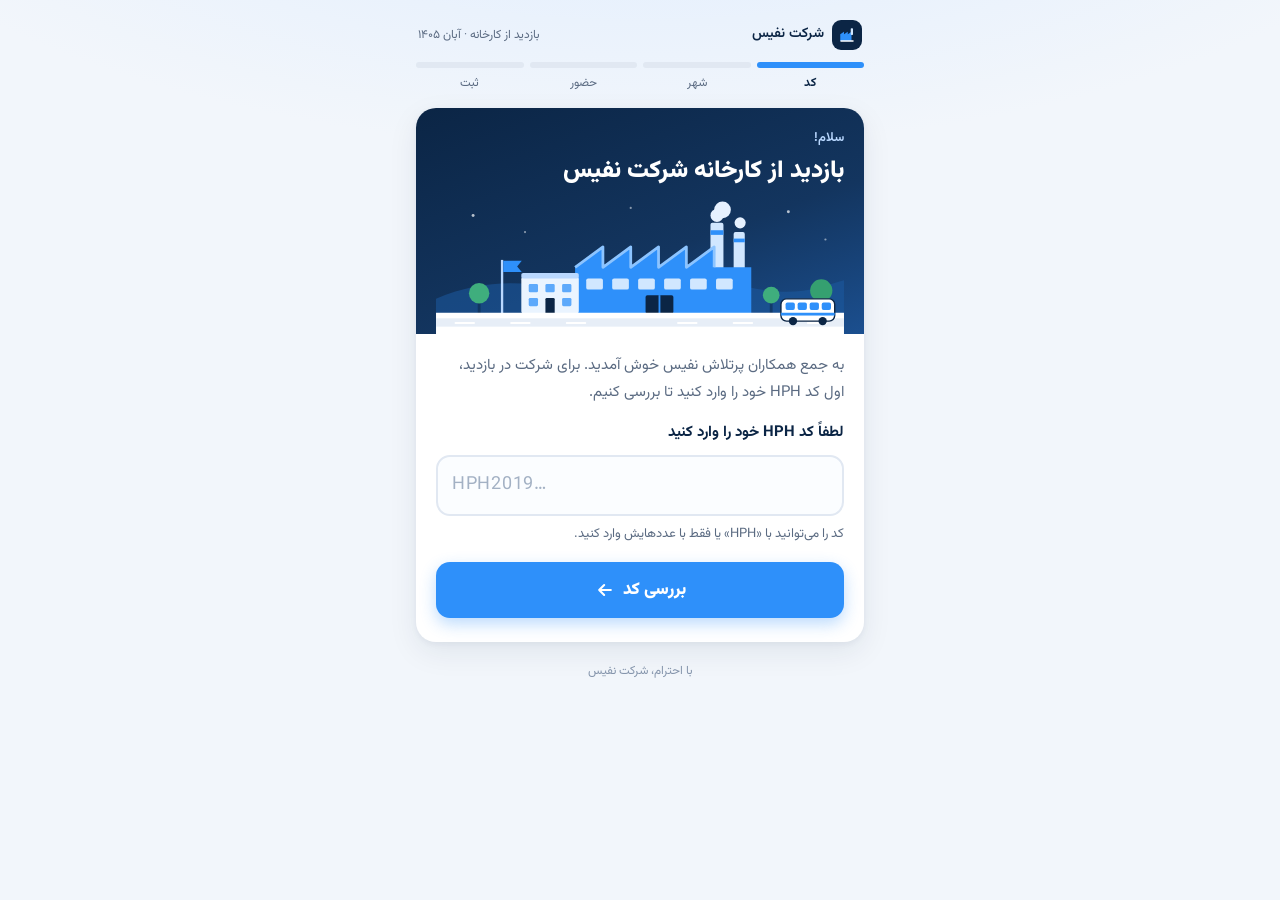
<file: index.html>
<!doctype html>
<html lang="fa" dir="rtl">
<head>
<meta charset="utf-8">
<meta name="viewport" content="width=device-width, initial-scale=1, viewport-fit=cover">
<meta name="theme-color" content="#0b2545">
<meta name="robots" content="noindex, nofollow">
<meta name="referrer" content="no-referrer">
<title>بازدید کارخانه نفیس</title>
<meta name="description" content="ثبت‌نام بازدید از کارخانه شرکت نفیس">
<link rel="icon" type="image/svg+xml" href="data:image/svg+xml,%3Csvg xmlns='http://www.w3.org/2000/svg' viewBox='0 0 64 64'%3E%3Crect width='64' height='64' rx='14' fill='%230b2545'/%3E%3Cpath d='M10 50V30l10-7v7l10-7v7l10-7v27z' fill='%232e90fa'/%3E%3Crect x='42' y='14' width='8' height='36' rx='2' fill='%23d1e7ff'/%3E%3Crect x='10' y='48' width='44' height='4' rx='2' fill='%23ffffff'/%3E%3C/svg%3E">
<link rel="preload" href="fonts/Vazirmatn-Regular.ttf" as="font" type="font/ttf" crossorigin>
<link rel="preload" href="fonts/Vazirmatn-Black.ttf" as="font" type="font/ttf" crossorigin>
<link rel="stylesheet" href="styles.css">
</head>
<body>
<div class="wrap">

  <header class="top">
    <div class="brand">
      <span class="brand-dot" aria-hidden="true">
        <svg viewBox="0 0 24 24"><path d="M3 20V11l5-3.5V11l5-3.5V11l5-3.5V20z" fill="#2e90fa"/><rect x="17" y="3" width="3" height="9" rx="1" fill="#d1e7ff"/><rect x="3" y="19" width="18" height="2" rx="1" fill="#fff"/></svg>
      </span>
      <span>شرکت نفیس</span>
    </div>
    <span class="tag">بازدید از کارخانه · آبان ۱۴۰۵</span>
  </header>

  <ol class="steps" id="steps" aria-label="مراحل ثبت‌نام">
    <li data-step="1">کد</li>
    <li data-step="2">شهر</li>
    <li data-step="3">حضور</li>
    <li data-step="4">ثبت</li>
  </ol>

  <main class="card" id="card">
    <div class="confetti" id="confetti" aria-hidden="true"></div>

    <!-- ۱. خوش‌آمد و کد HPH -->
    <section class="screen" id="s-welcome" data-step="1">
      <div class="hero">
        <div class="kicker">سلام!</div>
        <h1 tabindex="-1">بازدید از کارخانه شرکت نفیس</h1>
        <svg class="factory" viewBox="0 0 440 150" role="img" aria-label="تصویر کارخانه">
          <circle cx="40" cy="22" r="1.6" fill="#fff" opacity=".7"/>
          <circle cx="96" cy="40" r="1.2" fill="#fff" opacity=".5"/>
          <circle cx="380" cy="18" r="1.6" fill="#fff" opacity=".7"/>
          <circle cx="420" cy="48" r="1.2" fill="#fff" opacity=".5"/>
          <circle cx="210" cy="14" r="1.2" fill="#fff" opacity=".5"/>
          <path d="M0 112 C60 86 110 96 160 104 S270 84 330 98 S410 100 440 92 V150 H0Z" fill="#1d5aa0" opacity=".55"/>
          <!-- دود -->
          <circle class="smoke" cx="303" cy="22" r="7" fill="#e6f1ff"/>
          <circle class="smoke d2" cx="309" cy="16" r="9" fill="#e6f1ff"/>
          <circle class="smoke d3" cx="328" cy="30" r="6" fill="#e6f1ff"/>
          <!-- دودکش‌ها -->
          <rect x="296" y="30" width="14" height="52" rx="2" fill="#d1e7ff"/>
          <rect x="296" y="38" width="14" height="5" fill="#2e90fa"/>
          <rect x="321" y="40" width="12" height="42" rx="2" fill="#d1e7ff"/>
          <rect x="321" y="47" width="12" height="4" fill="#2e90fa"/>
          <!-- سالن اصلی با سقف دندانه‌ای -->
          <path d="M150 78 L180 56 V78 L210 56 V78 L240 56 V78 L270 56 V78 L300 56 V78 L340 78 V128 H150Z" fill="#2e90fa"/>
          <path d="M150 78 L180 56 V78 L210 56 V78 L240 56 V78 L270 56 V78 L300 56 V78" fill="none" stroke="#8cc4ff" stroke-width="3" stroke-linejoin="round"/>
          <g fill="#d1e7ff">
            <rect x="162" y="90" width="18" height="12" rx="2"/><rect x="190" y="90" width="18" height="12" rx="2"/>
            <rect x="218" y="90" width="18" height="12" rx="2"/><rect x="246" y="90" width="18" height="12" rx="2"/>
            <rect x="274" y="90" width="18" height="12" rx="2"/><rect x="302" y="90" width="18" height="12" rx="2"/>
          </g>
          <rect x="226" y="108" width="30" height="20" rx="2" fill="#0b2545"/>
          <rect x="240" y="108" width="2" height="20" fill="#2e90fa"/>
          <!-- ساختمان اداری -->
          <rect x="92" y="88" width="62" height="40" rx="3" fill="#eaf4ff"/>
          <rect x="92" y="84" width="62" height="6" rx="2" fill="#b9d8ff"/>
          <g fill="#2e90fa" opacity=".75">
            <rect x="100" y="96" width="10" height="9" rx="1.5"/><rect x="118" y="96" width="10" height="9" rx="1.5"/><rect x="136" y="96" width="10" height="9" rx="1.5"/>
            <rect x="100" y="111" width="10" height="9" rx="1.5"/><rect x="136" y="111" width="10" height="9" rx="1.5"/>
          </g>
          <rect x="118" y="111" width="10" height="17" rx="1.5" fill="#0b2545"/>
          <!-- پرچم -->
          <rect x="70" y="70" width="2.5" height="58" fill="#b9d8ff"/>
          <path d="M72.5 71 h20 l-5 6 l5 6 h-20z" fill="#2e90fa"/>
          <!-- درخت‌ها -->
          <rect x="45" y="112" width="3" height="16" fill="#0b2545" opacity=".5"/><circle cx="46.5" cy="106" r="11" fill="#3fae7d"/>
          <rect x="360" y="114" width="3" height="14" fill="#0b2545" opacity=".5"/><circle cx="361.5" cy="108" r="9" fill="#3fae7d"/>
          <rect x="414" y="110" width="3" height="18" fill="#0b2545" opacity=".5"/><circle cx="415.5" cy="103" r="12" fill="#35a070"/>
          <!-- زمین و جاده -->
          <rect x="0" y="127" width="440" height="23" fill="#ffffff"/>
          <rect x="0" y="133" width="440" height="9" fill="#e7eef7"/>
          <g fill="#ffffff"><rect x="20" y="137" width="22" height="2" rx="1"/><rect x="80" y="137" width="22" height="2" rx="1"/><rect x="140" y="137" width="22" height="2" rx="1"/><rect x="260" y="137" width="22" height="2" rx="1"/><rect x="320" y="137" width="22" height="2" rx="1"/><rect x="400" y="137" width="22" height="2" rx="1"/></g>
          <!-- اتوبوس بازدید -->
          <g transform="translate(372 112)">
            <rect x="0" y="0" width="58" height="24" rx="6" fill="#ffffff" stroke="#0b2545" stroke-width="1.5"/>
            <rect x="5" y="4" width="10" height="8" rx="2" fill="#2e90fa"/><rect x="18" y="4" width="10" height="8" rx="2" fill="#2e90fa"/>
            <rect x="31" y="4" width="10" height="8" rx="2" fill="#2e90fa"/><rect x="44" y="4" width="10" height="8" rx="2" fill="#2e90fa"/>
            <rect x="0" y="15" width="58" height="3" fill="#2e90fa"/>
            <circle cx="13" cy="24" r="4.5" fill="#0b2545"/><circle cx="45" cy="24" r="4.5" fill="#0b2545"/>
          </g>
        </svg>
      </div>
      <p class="lead">به جمع همکاران پرتلاش نفیس خوش آمدید. برای شرکت در بازدید، اول کد HPH خود را وارد کنید تا بررسی کنیم.</p>
      <form id="f-code" novalidate autocomplete="off">
        <label class="lbl" for="hph">لطفاً کد HPH خود را وارد کنید</label>
        <input class="field code" id="hph" name="hph" type="text" inputmode="text" autocapitalize="characters"
               autocorrect="off" spellcheck="false" placeholder="HPH2019…" maxlength="40" aria-describedby="hph-hint hph-err">
        <div class="hint" id="hph-hint">کد را می‌توانید با «HPH» یا فقط با عددهایش وارد کنید.</div>
        <div class="err" id="hph-err" role="alert"></div>
        <button class="btn" type="submit" id="btn-check">
          <span class="lbl-txt">بررسی کد</span>
          <svg class="arrow" viewBox="0 0 24 24" fill="none" stroke="currentColor" stroke-width="2.5" stroke-linecap="round" stroke-linejoin="round" aria-hidden="true"><path d="M19 12H5m6-6-6 6 6 6"/></svg>
        </button>
      </form>
    </section>

    <!-- ۲الف. واجد شرایط نیست -->
    <section class="screen center" id="s-sorry">
      <div class="badge-icon" aria-hidden="true">
        <svg viewBox="0 0 24 24" fill="none" stroke="#2e90fa" stroke-width="2" stroke-linecap="round" stroke-linejoin="round"><path d="M19 14c1.49-1.46 3-3.21 3-5.5A5.5 5.5 0 0 0 16.5 3c-1.76 0-3 .5-4.5 2-1.5-1.5-2.74-2-4.5-2A5.5 5.5 0 0 0 2 8.5c0 2.3 1.5 4.05 3 5.5l7 7Z"/></svg>
      </div>
      <h2 tabindex="-1">از همراهی‌تان سپاسگزاریم</h2>
      <p>همکار گرامی، پورسانت مهر ۱۴۰۵ شما بالای ۳۰ میلیون تومان نبوده است؛ به همین دلیل متأسفانه این بار امکان حضور در بازدید از کارخانه را ندارید.</p>
      <p class="muted">از تلاش و زحمت شما صمیمانه قدردانی می‌کنیم. مطمئنیم با همین انرژی، در رویدادهای بعدی شما را کنار خودمان خواهیم دید. پرقدرت ادامه دهید!</p>
      <div class="note info">اگر فکر می‌کنید کد را اشتباه وارد کرده‌اید، یک بار دیگر آن را بررسی کنید.</div>
      <button class="btn ghost" type="button" data-go="welcome">وارد کردن دوباره‌ی کد</button>
    </section>

    <!-- ۲ب. تبریک -->
    <section class="screen center" id="s-congrats" data-step="1">
      <div class="badge-icon green" aria-hidden="true">
        <svg viewBox="0 0 24 24" fill="none" stroke="#12b76a" stroke-width="2" stroke-linecap="round" stroke-linejoin="round"><path d="M12 15a6 6 0 1 0 0-12 6 6 0 0 0 0 12Z"/><path d="M8.2 13.9 7 22l5-3 5 3-1.2-8.1"/></svg>
      </div>
      <h2 tabindex="-1"><span class="name" data-name></span> عزیز، تبریک!</h2>
      <p>پورسانت مهر ۱۴۰۵ شما بالای ۳۰ میلیون تومان بوده و شما به <b>بازدید از کارخانه شرکت نفیس</b> دعوت شده‌اید.</p>
      <p class="muted">از تلاش ارزشمند شما صمیمانه سپاسگزاریم. برای تکمیل ثبت‌نام فقط دو سؤال کوتاه باقی مانده است.</p>
      <button class="btn" type="button" data-go="city">
        ادامه‌ی ثبت‌نام
        <svg class="arrow" viewBox="0 0 24 24" fill="none" stroke="currentColor" stroke-width="2.5" stroke-linecap="round" stroke-linejoin="round" aria-hidden="true"><path d="M19 12H5m6-6-6 6 6 6"/></svg>
      </button>
    </section>

    <!-- ۳. شهر -->
    <section class="screen" id="s-city" data-step="2">
      <h2 tabindex="-1">ساکن کدام شهر هستید؟</h2>
      <p class="lead">با دانستن شهر شما، روز مناسب بازدید را پیشنهاد می‌کنیم.</p>
      <form id="f-city" novalidate>
        <label class="lbl" for="province">استان</label>
        <select class="field" id="province" aria-describedby="city-err">
          <option value="">استان خود را انتخاب کنید</option>
        </select>
        <div class="gap"></div>
        <label class="lbl" for="city">شهر</label>
        <select class="field" id="city" disabled aria-describedby="city-err">
          <option value="">اول استان را انتخاب کنید</option>
        </select>
        <div class="err" id="city-err" role="alert"></div>
        <button class="btn" type="submit">
          ادامه
          <svg class="arrow" viewBox="0 0 24 24" fill="none" stroke="currentColor" stroke-width="2.5" stroke-linecap="round" stroke-linejoin="round" aria-hidden="true"><path d="M19 12H5m6-6-6 6 6 6"/></svg>
        </button>
      </form>
      <button class="btn link" type="button" data-go="congrats">بازگشت</button>
    </section>

    <!-- ۴. پرسش حضور -->
    <section class="screen" id="s-attend" data-step="3">
      <h2 tabindex="-1" id="attend-q"></h2>
      <div class="daycard">
        <div class="cal" aria-hidden="true"><b>آبان</b><span id="cal-num"></span></div>
        <div>
          <div class="t1" id="day-label"></div>
          <div class="t2">بازدید از کارخانه شرکت نفیس</div>
        </div>
      </div>
      <p class="muted">روز بازدید بر اساس شهر محل سکونت شما تعیین شده است.</p>
      <div class="yesno">
        <button class="btn yes" type="button" data-attend="yes">بله</button>
        <button class="btn no" type="button" data-attend="no">خیر</button>
      </div>
      <button class="btn link" type="button" data-go="city">تغییر شهر</button>
    </section>

    <!-- ۵. در حال ارسال -->
    <section class="screen center" id="s-sending" data-step="4">
      <div class="spinner big" aria-hidden="true"></div>
      <h2 tabindex="-1">در حال ثبت پاسخ شما…</h2>
      <p class="muted">چند لحظه صبر کنید، لطفاً صفحه را نبندید.</p>
    </section>

    <!-- ۶. نتیجه -->
    <section class="screen center" id="s-result" data-step="4">
      <div class="badge-icon" id="res-icon" aria-hidden="true"></div>
      <h2 tabindex="-1" id="res-title"></h2>
      <p id="res-text"></p>
      <ul class="summary" id="res-summary"></ul>
      <div class="note info" id="res-note" hidden></div>
      <button class="btn ghost" type="button" id="btn-other">ثبت‌نام با کد دیگر</button>
    </section>

    <!-- خطای شبکه -->
    <section class="screen center" id="s-error" data-step="4">
      <div class="badge-icon amber" aria-hidden="true">
        <svg viewBox="0 0 24 24" fill="none" stroke="#f79009" stroke-width="2" stroke-linecap="round" stroke-linejoin="round"><path d="M12 20h.01M8.5 16.43a5 5 0 0 1 7 0M5 12.86a10 10 0 0 1 5.17-2.69M19 12.86a10 10 0 0 0-2-1.47M2 8.82a15 15 0 0 1 4.18-2.65M22 8.82a15 15 0 0 0-11.29-3.76M2 2l20 20"/></svg>
      </div>
      <h2 tabindex="-1">ارتباط برقرار نشد</h2>
      <p id="err-text">متأسفانه پاسخ شما به دست ما نرسید. لطفاً چند لحظه بعد دوباره امتحان کنید.</p>
      <div class="note">اگر فیلترشکن (VPN) روشن است، یک بار خاموشش کنید و دوباره امتحان کنید؛ اگر خاموش است، شاید روشن کردنش کمک کند. اینترنت گوشی را هم یک بار بررسی کنید.</div>
      <button class="btn" type="button" id="btn-retry">دوباره امتحان کن</button>
      <button class="btn link" type="button" data-go="attend">بازگشت</button>
    </section>
  </main>

  <footer>با احترام، شرکت نفیس</footer>
</div>

<script src="config.js"></script>
<script src="cities.js"></script>
<script src="members.js"></script>
<script src="app.js"></script>
</body>
</html>
</file>
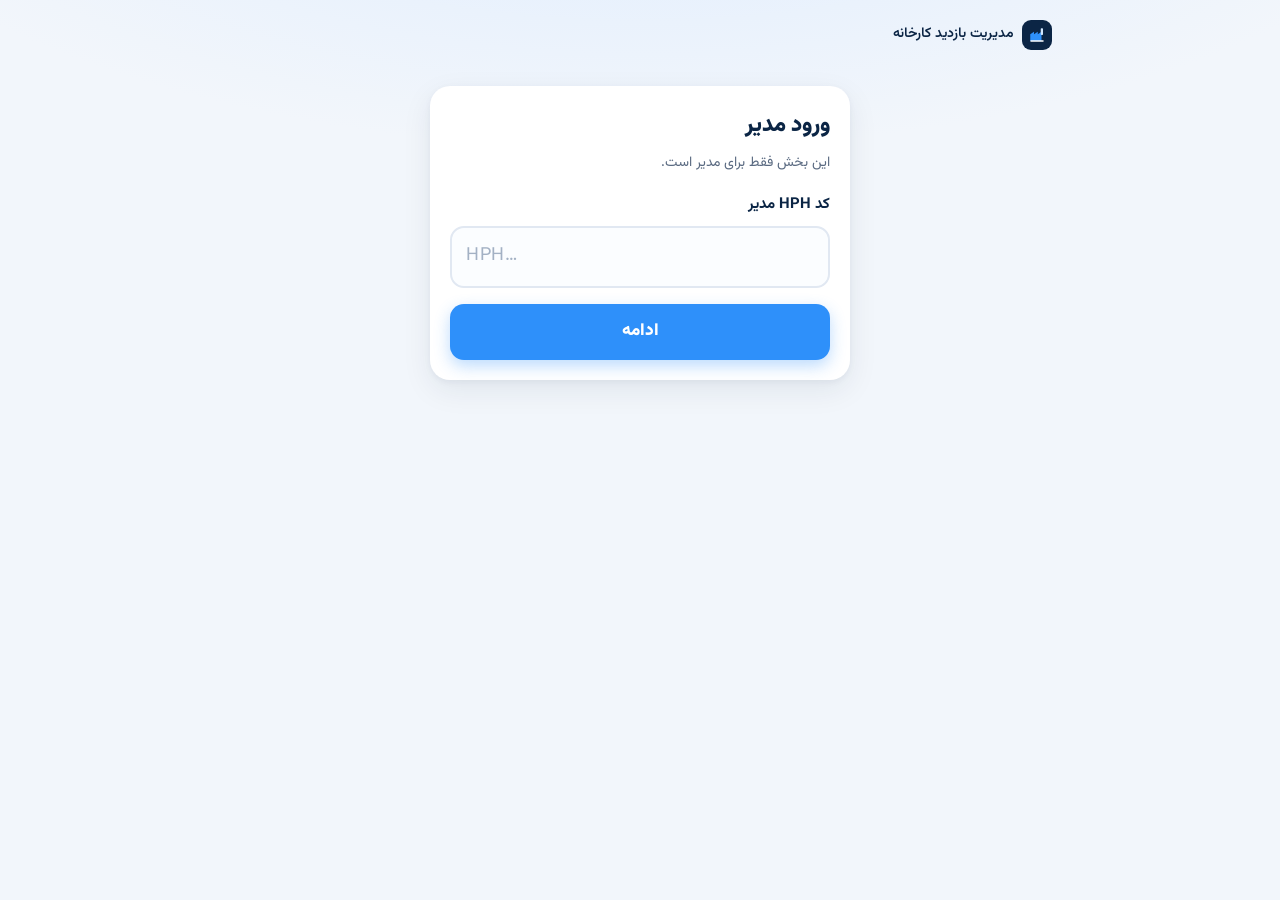
<file: admin.html>
<!doctype html>
<html lang="fa" dir="rtl">
<head>
<meta charset="utf-8">
<meta name="viewport" content="width=device-width, initial-scale=1, viewport-fit=cover">
<meta name="theme-color" content="#0b2545">
<meta name="robots" content="noindex, nofollow">
<meta name="referrer" content="no-referrer">
<title>مدیریت بازدید نفیس</title>
<link rel="icon" type="image/svg+xml" href="data:image/svg+xml,%3Csvg xmlns='http://www.w3.org/2000/svg' viewBox='0 0 64 64'%3E%3Crect width='64' height='64' rx='14' fill='%230b2545'/%3E%3Cpath d='M10 50V30l10-7v7l10-7v7l10-7v27z' fill='%232e90fa'/%3E%3Crect x='42' y='14' width='8' height='36' rx='2' fill='%23d1e7ff'/%3E%3Crect x='10' y='48' width='44' height='4' rx='2' fill='%23ffffff'/%3E%3C/svg%3E">
<link rel="stylesheet" href="styles.css">
<link rel="stylesheet" href="admin.css">
</head>
<body>
<div class="wrap admin">

  <header class="top">
    <div class="brand">
      <span class="brand-dot" aria-hidden="true">
        <svg viewBox="0 0 24 24"><path d="M3 20V11l5-3.5V11l5-3.5V11l5-3.5V20z" fill="#2e90fa"/><rect x="17" y="3" width="3" height="9" rx="1" fill="#d1e7ff"/><rect x="3" y="19" width="18" height="2" rx="1" fill="#fff"/></svg>
      </span>
      <span>مدیریت بازدید کارخانه</span>
    </div>
    <button class="btn link small" type="button" id="btn-logout" hidden>خروج</button>
  </header>

  <!-- ورود -->
  <main class="card login" id="login">
    <h1 class="h1">ورود مدیر</h1>
    <p class="muted">این بخش فقط برای مدیر است.</p>
    <form id="f-login" novalidate>
      <label class="lbl" for="a-hph">کد HPH مدیر</label>
      <input class="field code" id="a-hph" type="text" autocomplete="username" autocapitalize="characters" spellcheck="false" dir="ltr" placeholder="HPH…">
      <div id="pw-box" hidden>
        <p class="note" id="pw-note"></p>
        <label class="lbl" for="a-pw" id="pw-lbl">رمز</label>
        <input class="field" id="a-pw" type="password" autocomplete="current-password" dir="ltr">
        <div id="pw2-box" hidden>
          <label class="lbl" for="a-pw2">تکرار رمز</label>
          <input class="field" id="a-pw2" type="password" autocomplete="new-password" dir="ltr">
        </div>
      </div>
      <p class="err" id="login-err" role="alert"></p>
      <button class="btn" type="submit" id="btn-login"><span class="lbl-txt">ادامه</span></button>
    </form>
  </main>

  <!-- داشبورد -->
  <section id="dash" hidden>
    <div class="toolbar">
      <span class="muted small" id="updated"></span>
      <button class="btn ghost small" type="button" id="btn-refresh">به‌روزرسانی</button>
    </div>

    <div class="tiles">
      <div class="tile"><span class="t-lbl">ثبت‌نام کرده‌اند</span><b class="t-num" id="k-total">–</b><span class="t-sub" id="k-total-sub"></span></div>
      <div class="tile yes"><span class="t-lbl">می‌آیند</span><b class="t-num" id="k-yes">–</b><span class="t-sub" id="k-yes-sub"></span></div>
      <div class="tile no"><span class="t-lbl">نمی‌آیند</span><b class="t-num" id="k-no">–</b><span class="t-sub" id="k-no-sub"></span></div>
      <div class="tile"><span class="t-lbl">هنوز جواب نداده‌اند</span><b class="t-num" id="k-wait">–</b><span class="t-sub">از واجدین شرایط</span></div>
    </div>

    <div class="card panel">
      <h2 class="h2">ظرفیت هر روز</h2>
      <div id="days"></div>
    </div>

    <div class="card panel">
      <div class="panel-head">
        <h2 class="h2">سهم شهرها</h2>
        <div class="seg" role="tablist" aria-label="کدام افراد">
          <button type="button" role="tab" data-scope="all" aria-selected="true">همه‌ی ثبت‌نام‌ها</button>
          <button type="button" role="tab" data-scope="yes" aria-selected="false">فقط کسانی که می‌آیند</button>
        </div>
      </div>
      <div class="pie-wrap">
        <div class="pie-box">
          <svg id="pie" viewBox="0 0 200 200" role="img" aria-label="نمودار دایره‌ای سهم شهرها"></svg>
          <div class="tip" id="tip" hidden></div>
        </div>
        <ul class="legend" id="legend"></ul>
      </div>
      <p class="muted small" id="pie-empty" hidden>هنوز کسی ثبت‌نام نکرده است.</p>
    </div>

    <div class="card panel">
      <div class="panel-head">
        <h2 class="h2">لیست ثبت‌نام‌ها</h2>
        <input class="field search" id="q" type="search" placeholder="جست‌وجوی نام، شهر یا کد">
      </div>
      <div class="table-wrap">
        <table class="tbl">
          <thead><tr><th>نام</th><th>شهر</th><th>روز</th><th>حضور</th><th>وضعیت</th><th>زمان ثبت</th></tr></thead>
          <tbody id="rows"></tbody>
        </table>
      </div>
    </div>
  </section>

</div>
<script src="config.js"></script>
<script src="admin.js"></script>
</body>
</html>
</file>
<file: styles.css>
@font-face { font-family: 'Vazirmatn'; src: url('fonts/Vazirmatn-Regular.ttf') format('truetype'); font-weight: 400; font-display: swap; }
@font-face { font-family: 'Vazirmatn'; src: url('fonts/Vazirmatn-SemiBold.ttf') format('truetype'); font-weight: 600; font-display: swap; }
@font-face { font-family: 'Vazirmatn'; src: url('fonts/Vazirmatn-Bold.ttf') format('truetype'); font-weight: 700; font-display: swap; }
@font-face { font-family: 'Vazirmatn'; src: url('fonts/Vazirmatn-Black.ttf') format('truetype'); font-weight: 900; font-display: swap; }

:root {
  --blue: #2e90fa;
  --blue-600: #1570ef;
  --blue-50: #eaf4ff;
  --blue-100: #d1e7ff;
  --navy: #0b2545;
  --navy-2: #13355f;
  --ink: #0b2545;
  --muted: #5b6b82;
  --line: #e1e8f2;
  --bg: #f2f6fb;
  --card: #ffffff;
  --green: #12b76a;
  --green-50: #e8f8f0;
  --amber: #f79009;
  --amber-50: #fff6e6;
  --red: #d92d20;
  --red-50: #fdeeec;
  --radius: 20px;
  --shadow: 0 10px 30px rgba(11, 37, 69, .08), 0 2px 6px rgba(11, 37, 69, .05);
  color-scheme: light;
}

* { box-sizing: border-box; }
html { -webkit-text-size-adjust: 100%; }
body {
  margin: 0;
  min-height: 100vh;
  min-height: 100dvh;
  font-family: 'Vazirmatn', Tahoma, sans-serif;
  color: var(--ink);
  background:
    radial-gradient(1200px 500px at 50% -200px, #dcebff 0%, rgba(220, 235, 255, 0) 70%),
    var(--bg);
  line-height: 1.85;
  font-size: 16px;
  overflow-x: hidden;
}

.wrap { max-width: 480px; margin: 0 auto; padding: 16px 16px 32px; }

/* ---------- سربرگ ---------- */
.top {
  display: flex; align-items: center; justify-content: space-between; gap: 8px;
  padding: 4px 2px 12px; color: var(--navy); font-size: 14px; font-weight: 600;
}
.brand { display: flex; align-items: center; gap: 8px; }
.brand-dot {
  width: 30px; height: 30px; border-radius: 9px; background: var(--navy);
  display: grid; place-items: center; flex: none;
}
.brand-dot svg { width: 18px; height: 18px; }
.top .tag { font-size: 12px; color: var(--muted); font-weight: 400; }

/* ---------- نشانگر مرحله ---------- */
.steps { display: flex; gap: 6px; margin: 0 0 14px; padding: 0; list-style: none; }
.steps li { flex: 1; text-align: center; font-size: 12px; color: var(--muted); }
.steps li::before {
  content: ''; display: block; height: 6px; border-radius: 6px; background: var(--line); margin-bottom: 4px;
  transition: background .35s ease;
}
.steps li.done::before, .steps li.now::before { background: var(--blue); }
.steps li.now { color: var(--navy); font-weight: 700; }
.steps[hidden] { display: none; }

/* ---------- کارت و صفحه‌ها ---------- */
.card {
  background: var(--card); border-radius: var(--radius); box-shadow: var(--shadow);
  overflow: hidden; position: relative;
}
.screen { display: none; padding: 22px 20px 24px; }
.screen.active { display: block; animation: enter .45s cubic-bezier(.2, .8, .2, 1) both; }
@keyframes enter { from { opacity: 0; transform: translateY(14px); } to { opacity: 1; transform: none; } }

.hero {
  margin: -22px -20px 18px; padding: 18px 20px 0;
  background: linear-gradient(160deg, var(--navy) 0%, var(--navy-2) 60%, #1b4f8f 100%);
  color: #fff; position: relative; overflow: hidden;
}
.hero svg.factory { display: block; width: 100%; height: auto; margin-top: 4px; }
.hero .kicker { font-size: 13px; color: #b9d8ff; font-weight: 600; }
.hero h1 { margin: 2px 0 0; font-size: 24px; line-height: 1.6; font-weight: 900; }

h1, h2 { outline: none; }
h2 { font-size: 21px; font-weight: 800; margin: 0 0 8px; line-height: 1.6; color: var(--navy); }
p { margin: 0 0 12px; }
.lead { color: var(--muted); font-size: 15px; }
.muted { color: var(--muted); font-size: 14px; }

.badge-icon {
  width: 72px; height: 72px; border-radius: 50%; display: grid; place-items: center;
  margin: 4px auto 14px; background: var(--blue-50);
}
.badge-icon svg { width: 38px; height: 38px; }
.badge-icon.green { background: var(--green-50); }
.badge-icon.amber { background: var(--amber-50); }
.badge-icon.red { background: var(--red-50); }
.center { text-align: center; }

/* ---------- فرم ---------- */
label.lbl { display: block; font-weight: 700; margin: 6px 0 8px; font-size: 15px; }
.field {
  width: 100%; font: inherit; font-size: 18px; color: var(--ink);
  border: 2px solid var(--line); border-radius: 14px; background: #fbfdff;
  padding: 12px 14px; min-height: 56px; outline: none;
  transition: border-color .2s, box-shadow .2s;
}
.field:focus { border-color: var(--blue); box-shadow: 0 0 0 4px rgba(46, 144, 250, .15); background: #fff; }
.field.code { direction: ltr; text-align: left; letter-spacing: .06em; font-weight: 600; }
.field.code::placeholder { letter-spacing: .04em; color: #a3b1c4; font-weight: 400; }
.field[aria-invalid="true"] { border-color: var(--red); box-shadow: 0 0 0 4px rgba(217, 45, 32, .1); }
select.field {
  appearance: none; -webkit-appearance: none; font-size: 17px; cursor: pointer;
  background-image: url("data:image/svg+xml,%3Csvg xmlns='http://www.w3.org/2000/svg' width='20' height='20' viewBox='0 0 24 24' fill='none' stroke='%235b6b82' stroke-width='2.5' stroke-linecap='round' stroke-linejoin='round'%3E%3Cpath d='m6 9 6 6 6-6'/%3E%3C/svg%3E");
  background-repeat: no-repeat; background-position: left 14px center; padding-left: 44px;
}
select.field:disabled { opacity: .55; cursor: not-allowed; }
.hint { font-size: 13px; color: var(--muted); margin-top: 6px; }
.err { color: var(--red); font-size: 14px; margin-top: 8px; min-height: 0; font-weight: 600; }
.err:empty { display: none; }
.gap { height: 14px; }

/* ---------- دکمه‌ها ---------- */
.btn {
  display: flex; align-items: center; justify-content: center; gap: 8px;
  width: 100%; min-height: 56px; border: 0; border-radius: 14px;
  font: inherit; font-size: 17px; font-weight: 800; cursor: pointer;
  background: var(--blue); color: #fff; margin-top: 16px;
  box-shadow: 0 6px 16px rgba(46, 144, 250, .32);
  transition: transform .12s ease, background .2s, box-shadow .2s;
  -webkit-tap-highlight-color: transparent;
}
.btn:hover { background: var(--blue-600); }
.btn:active { transform: scale(.98); }
.btn:focus-visible { outline: 3px solid var(--navy); outline-offset: 3px; }
.btn[disabled] { opacity: .7; cursor: progress; }
.btn.ghost {
  background: transparent; color: var(--navy); box-shadow: none; border: 2px solid var(--line);
  font-weight: 700;
}
.btn.ghost:hover { background: var(--blue-50); border-color: var(--blue-100); }
.btn.link {
  background: none; box-shadow: none; color: var(--muted); font-weight: 600; font-size: 15px;
  min-height: 44px; margin-top: 8px;
}
.btn.link:hover { color: var(--navy); background: none; }
.btn .arrow { width: 20px; height: 20px; }

.yesno { display: grid; grid-template-columns: 1fr 1fr; gap: 12px; margin-top: 18px; }
.yesno .btn { margin-top: 0; min-height: 64px; font-size: 19px; }
.btn.yes { background: var(--green); box-shadow: 0 6px 16px rgba(18, 183, 106, .3); }
.btn.yes:hover { background: #0e9f5c; }
.btn.no { background: #fff; color: var(--navy); border: 2px solid var(--line); box-shadow: none; }
.btn.no:hover { background: #f6f8fb; }

.spinner {
  width: 20px; height: 20px; border-radius: 50%;
  border: 3px solid rgba(255, 255, 255, .45); border-top-color: #fff;
  animation: spin .8s linear infinite;
}
.spinner.big { width: 48px; height: 48px; border-width: 5px; border-color: var(--blue-100); border-top-color: var(--blue); margin: 24px auto 16px; }
@keyframes spin { to { transform: rotate(360deg); } }

/* ---------- کارت روز بازدید ---------- */
.daycard {
  display: flex; align-items: center; gap: 14px; margin: 14px 0 6px;
  border: 2px solid var(--blue-100); background: var(--blue-50); border-radius: 16px; padding: 12px 14px;
}
.cal {
  width: 62px; flex: none; border-radius: 12px; overflow: hidden; background: #fff; text-align: center;
  box-shadow: 0 2px 6px rgba(11, 37, 69, .08);
}
.cal b { display: block; background: var(--blue); color: #fff; font-size: 12px; padding: 2px 0; font-weight: 700; }
.cal span { display: block; font-size: 26px; font-weight: 900; line-height: 1.5; color: var(--navy); }
.daycard .t1 { font-weight: 800; font-size: 17px; }
.daycard .t2 { font-size: 13px; color: var(--muted); }

/* ---------- خلاصه ---------- */
.summary { list-style: none; padding: 0; margin: 14px 0 4px; border: 1px solid var(--line); border-radius: 14px; }
.summary li { display: flex; justify-content: space-between; gap: 12px; padding: 10px 14px; font-size: 15px; }
.summary li + li { border-top: 1px solid var(--line); }
.summary li span:first-child { color: var(--muted); }
.summary li span:last-child { font-weight: 700; text-align: left; }

.note {
  border-radius: 14px; padding: 12px 14px; font-size: 14px; margin: 14px 0 0;
  background: var(--amber-50); color: #7a4a00;
}
.note.info { background: var(--blue-50); color: var(--navy-2); }

.name { color: var(--blue-600); }

/* ---------- کاغذرنگی ---------- */
.confetti { position: absolute; inset: 0; pointer-events: none; overflow: hidden; }
.confetti i {
  position: absolute; top: -12px; width: 8px; height: 12px; border-radius: 2px; opacity: 0;
  animation: fall 2.6s ease-in forwards;
}
@keyframes fall {
  0% { opacity: 1; transform: translateY(0) rotate(0); }
  100% { opacity: 0; transform: translateY(420px) rotate(540deg); }
}

/* دود دودکش */
.smoke { animation: smoke 4s ease-in-out infinite; transform-box: fill-box; transform-origin: center; }
.smoke.d2 { animation-delay: 1.3s; }
.smoke.d3 { animation-delay: 2.6s; }
@keyframes smoke {
  0% { opacity: 0; transform: translateY(6px) scale(.6); }
  30% { opacity: .9; }
  100% { opacity: 0; transform: translateY(-22px) scale(1.4); }
}

footer { text-align: center; color: #8696ad; font-size: 12px; margin-top: 18px; }

@media (max-width: 360px) {
  .hero h1 { font-size: 21px; }
  h2 { font-size: 19px; }
  .screen { padding: 20px 16px 22px; }
  .hero { margin: -20px -16px 16px; padding: 16px 16px 0; }
}

@media (prefers-reduced-motion: reduce) {
  *, *::before, *::after { animation-duration: .01ms !important; animation-iteration-count: 1 !important; transition-duration: .01ms !important; }
}
</file>
<file: admin.css>
/* صفحه‌ی مدیریت — روی styles.css سوار می‌شود */
.wrap.admin { max-width: 860px; }
.admin .card { padding: 20px; margin-bottom: 16px; }
.admin .login { max-width: 420px; margin: 24px auto; }
.h1 { font-size: 22px; font-weight: 900; margin: 0 0 4px; }
.h2 { font-size: 17px; font-weight: 800; margin: 0; }
.muted { color: var(--muted); margin: 0 0 14px; }
.small { font-size: 13px; }
.lbl { display: block; font-weight: 700; font-size: 14px; margin: 12px 0 6px; }
.note { background: var(--blue-50); border-radius: 12px; padding: 10px 12px; font-size: 14px; margin: 14px 0 0; }
.err { color: var(--red); font-size: 14px; min-height: 1.4em; margin: 10px 0; }
.btn.small { width: auto; min-height: 0; padding: 6px 14px; font-size: 14px; }

.toolbar { display: flex; align-items: center; justify-content: space-between; gap: 8px; margin: 4px 0 12px; }

.tiles { display: grid; grid-template-columns: repeat(4, 1fr); gap: 12px; margin-bottom: 16px; }
.tile {
  background: var(--card); border-radius: 16px; box-shadow: var(--shadow); padding: 14px 16px;
  display: flex; flex-direction: column; gap: 2px; border-top: 4px solid var(--line);
}
.tile.yes { border-top-color: var(--green); }
.tile.no { border-top-color: var(--red); }
.t-lbl { font-size: 13px; color: var(--muted); font-weight: 600; }
.t-num { font-size: 30px; font-weight: 900; line-height: 1.3; }
.t-sub { font-size: 12px; color: var(--muted); }

.panel-head { display: flex; align-items: center; justify-content: space-between; gap: 12px; flex-wrap: wrap; margin-bottom: 14px; }

.day { margin-top: 14px; }
.day-top { display: flex; justify-content: space-between; gap: 8px; font-size: 14px; margin-bottom: 6px; }
.day-top b { font-weight: 800; }
.bar { height: 14px; background: var(--blue-50); border-radius: 7px; overflow: hidden; display: flex; gap: 2px; }
.bar i { display: block; height: 100%; }
.bar .c { background: var(--blue); border-radius: 7px 0 0 7px; }
.bar .w { background: var(--amber); }
.day-sub { font-size: 12px; color: var(--muted); margin-top: 4px; }

.seg { display: inline-flex; background: var(--bg); border-radius: 12px; padding: 3px; gap: 2px; }
.seg button {
  border: 0; background: transparent; font: inherit; font-size: 13px; padding: 6px 12px; border-radius: 9px;
  color: var(--muted); cursor: pointer;
}
.seg button[aria-selected="true"] { background: var(--card); color: var(--ink); font-weight: 700; box-shadow: 0 1px 3px rgba(11, 37, 69, .12); }

.pie-wrap { display: grid; grid-template-columns: 240px 1fr; gap: 24px; align-items: center; }
.pie-box { position: relative; width: 240px; max-width: 100%; }
#pie { width: 100%; height: auto; display: block; }
#pie path { stroke: var(--card); stroke-width: 1.5; cursor: pointer; transition: opacity .15s; }
#pie.hovering path:not(.on) { opacity: .35; }
.tip {
  position: absolute; pointer-events: none; background: var(--navy); color: #fff; font-size: 13px;
  padding: 6px 10px; border-radius: 10px; white-space: nowrap; transform: translate(50%, -120%);
}
.legend { list-style: none; margin: 0; padding: 0; display: grid; gap: 6px; }
.legend li { display: grid; grid-template-columns: 12px 1fr auto auto; align-items: center; gap: 10px; font-size: 14px; padding: 4px 6px; border-radius: 8px; }
.legend li.on { background: var(--bg); }
.legend .sw { width: 12px; height: 12px; border-radius: 4px; }
.legend .n { color: var(--muted); }
.legend .p { font-weight: 800; min-width: 3.5em; text-align: left; }

.search { width: 240px; max-width: 100%; min-height: 40px; padding: 6px 12px; font-size: 14px; }
.table-wrap { overflow-x: auto; }
.tbl { width: 100%; border-collapse: collapse; font-size: 14px; }
.tbl th { text-align: right; color: var(--muted); font-weight: 600; font-size: 13px; padding: 8px; border-bottom: 1px solid var(--line); white-space: nowrap; }
.tbl td { padding: 8px; border-bottom: 1px solid var(--line); white-space: nowrap; }
.pill { display: inline-block; padding: 1px 10px; border-radius: 99px; font-size: 12px; font-weight: 700; }
.pill.ok { background: var(--green-50); color: #067647; }
.pill.wl { background: var(--amber-50); color: #b54708; }
.pill.no { background: var(--red-50); color: #b42318; }

@media (max-width: 720px) {
  .tiles { grid-template-columns: repeat(2, 1fr); }
  .pie-wrap { grid-template-columns: 1fr; justify-items: center; }
  .legend { width: 100%; }
}

[hidden] { display: none !important; }
</file>
